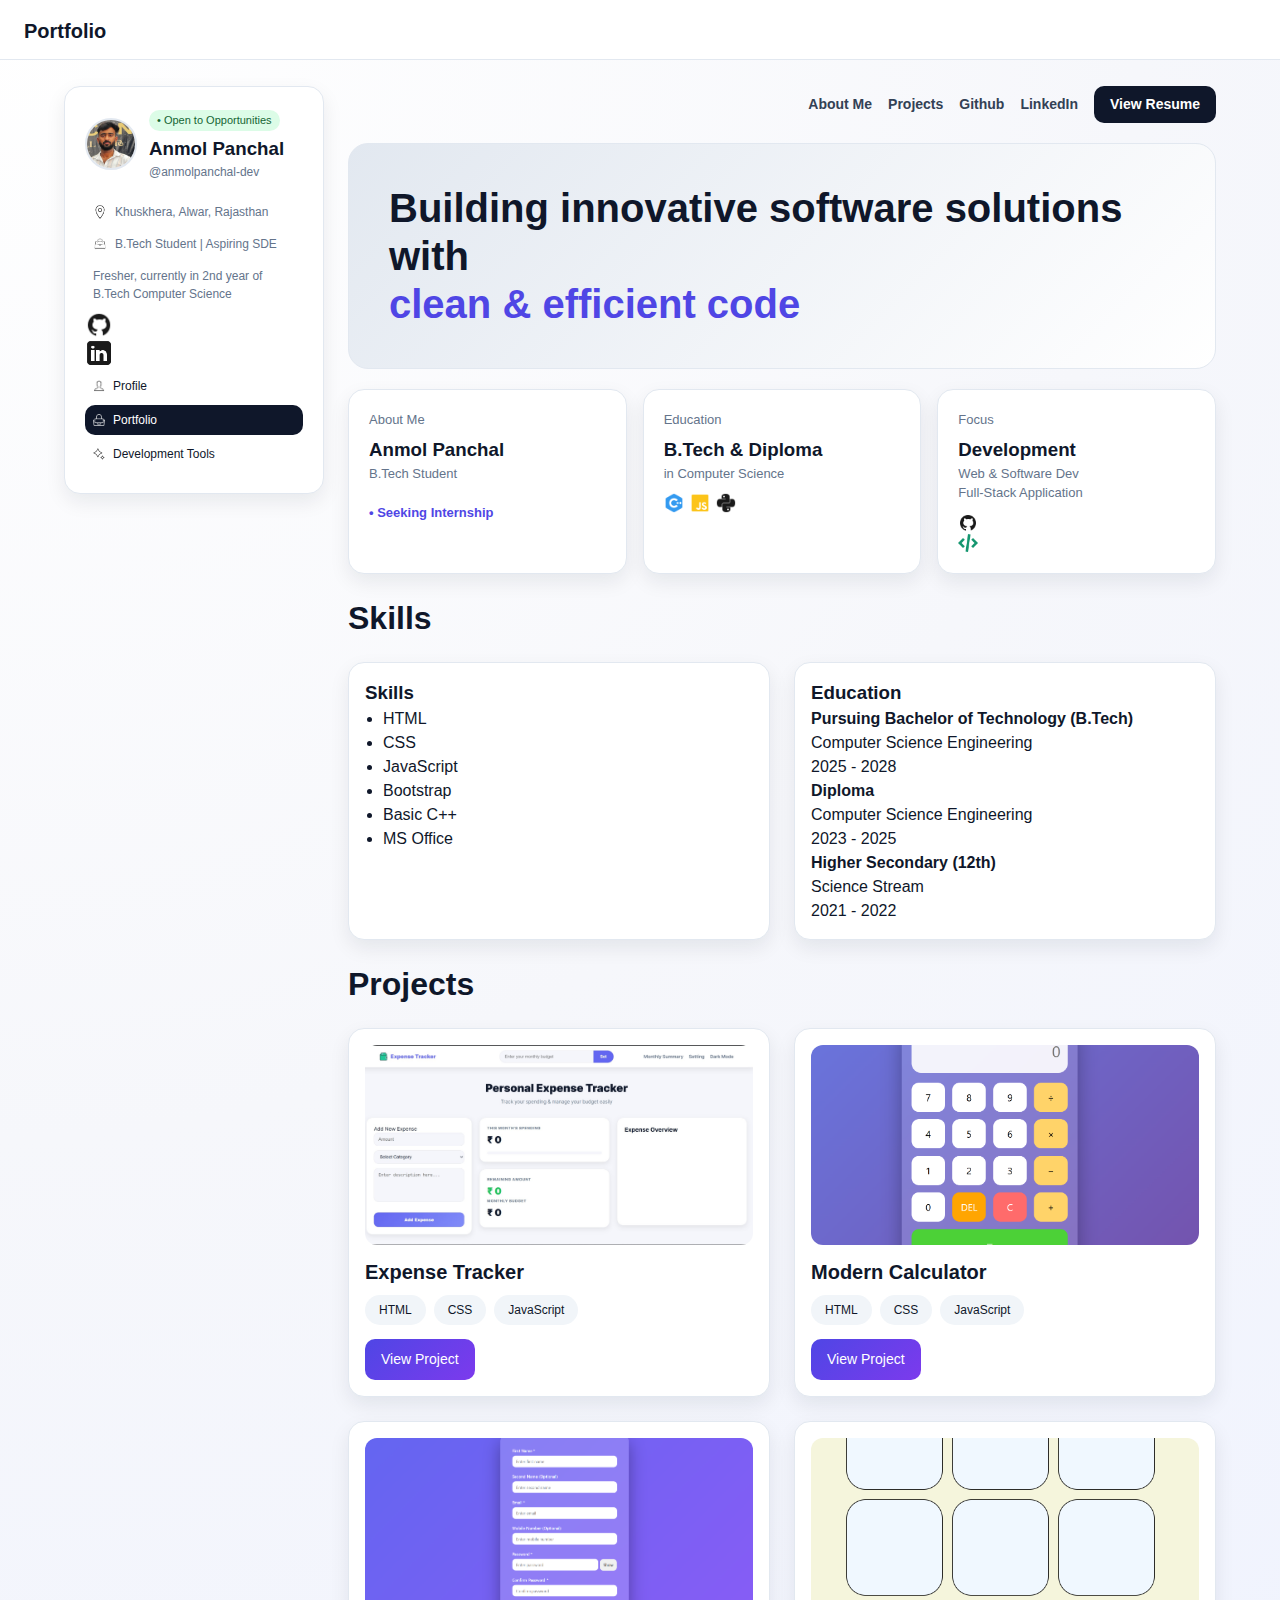
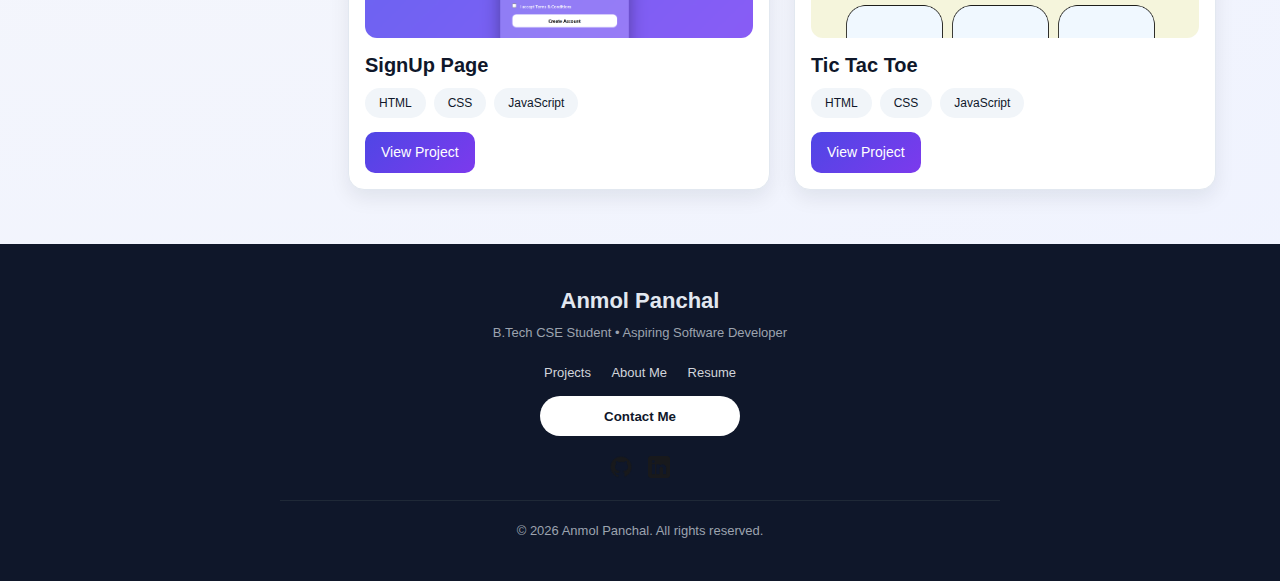
<file: index.html>
<!DOCTYPE html>
<html lang="en">
  <head>
    <meta charset="UTF-8" />
    <meta name="viewport" content="width=device-width, initial-scale=1.0" />
    <title>Anmol Panchal | Web Developer Portfolio</title>
    <meta
      name="description"
      content="Anmol Panchal portfolio - Web Developer skilled in HTML, CSS, JavaScript"
    />
    <meta
      name="keywords"
      content="Anmol Panchal, Portfolio, Web Developer, HTML, CSS, JavaScript"
    />
    <meta name="author" content="Anmol Panchal" />
    <meta
      name="google-site-verification"
      content="fcmnIWABeob9IeJ1znrTjw8X9SVfPzxCzHGjv52P3qE"
    />
    <link rel="stylesheet" href="style.css" />
    <link rel="icon" type="image/png" href="images/profilefevicon.png" />
    <link
      href="https://fonts.googleapis.com/css2?family=Space+Grotesk:wght@400;500;600;700&display=swap"
      rel="stylesheet"
    />
  </head>
  <body>
    <div id="nav">Portfolio</div>
    <hr />
    <div id="heroSection">
      <div id="leftSection">
        <span id="leftSection1">
          <span id="pic">
            <img
              src="images/Screenshot_20260106_132642_Gallery.jpg"
              alt="Anmol Panchal"
            />
          </span>
          <span id="profileText">
            <p>&bull; Open to Opportunities</p>
            <h3>Anmol Panchal</h3>
            <p>@anmolpanchal-dev</p>
          </span>
        </span>
        <span id="leftSection2">
          <p>
            <img src="images/icons8-location-50.png" alt="Location" />
            Khuskhera, Alwar, Rajasthan
          </p>
          <p>
            <img src="images/icons8-bag-100.png" alt="Role" /> B.Tech
            Student | Aspiring SDE
          </p>
          <p>Fresher, currently in 2nd year of B.Tech Computer Science</p>
          <span>
            <a href="https://github.com/anmolpanchal-dev" aria-label="GitHub"
              ><img src="images/icons8-github-logo-30.png" alt="GitHub"
            /></a>

            <a
              href="https://www.linkedin.com/in/anmolpanchal-dev/"
              aria-label="LinkedIn"
              ><img src="images/icons8-linkedin-50.png" alt="LinkedIn"
            /></a>
          </span>
        </span>
        <span id="otherOptions">
          <p><img src="images/icons8-customer-50.png" alt="Profile" /> Profile</p>
          <p id="portfolioTag">
            <img src="images/icons8-bag-64.png" alt="Portfolio" /> Portfolio
          </p>
          <p id="aiToolsBtn">
            <img src="images/icons8-ai-48.png" alt="AI tools" /> Development Tools 
          </p>

          <div id="aiDropdown">
            <li>ChatGPT</li>
            <li>GitHub Copilot</li>
            <li>Google AI Studio</li>
            <li>Netlify</li>
            <li>MS Office</li>
          </div>
        </span>
      </div>

      <div id="rightSection">
        <div id="rightSection1">
          <a class="aboutBtn" aria-haspopup="dialog">About Me</a>
          <a id="projectStack" href="projectstack/projectStack.html">Projects</a>
          <a href="https://github.com/anmolpanchal-dev">Github</a>
          <a href="https://www.linkedin.com/in/anmolpanchal-dev/">LinkedIn</a>
          <a class="resumeBtn" aria-haspopup="dialog">View Resume</a>
        </div>
        <div id="rightSection2">
          Building innovative software solutions with
          <p id="diffColorText">clean & efficient code</p>
        </div>
        <div id="rightSectionCards">
          <span>
            <p>About Me</p>
            <h3 style="margin-bottom: 0px">Anmol Panchal</h3>
            <p>B.Tech Student</p>
            <h6 id="card1">&bull; Seeking Internship</h6>
          </span>
          <span>
            <p>Education</p>
            <h3 style="margin-bottom: 0px">B.Tech & Diploma</h3>
            <p>in Computer Science</p>
            <div id="logo">
              <img src="images/icons8-c-50.png" alt="C" />
              <img src="images/icons8-javascript-50.png" alt="JavaScript" />
              <img src="images/icons8-python-50.png" alt="Python" />
            </div>
          </span>
          <span>
            <p>Focus</p>
            <h3 style="margin-bottom: 0px">Development</h3>
            <p>Web & Software Dev</p>
            <p>Full-Stack Application</p>
            <div id="devToolLogo">
              <img src="images/icons8-github-logo-30.png" alt="GitHub" />
              <img src="images/icons8-code-32.png" alt="Code" />
            </div>
          </span>
        </div>
        <h1>Skills</h1>
        <div id="rightSectionCards2">
          <!-- Skills Card -->
          <div class="project-card">
            <h3>Skills</h3>

            <ul class="skills-list">
              <li>HTML</li>
              <li>CSS</li>
              <li>JavaScript</li>
              <li>Bootstrap</li>
              <li>Basic C++</li>
              <li>MS Office</li>
            </ul>
          </div>

          <!-- Education Card -->
          <div class="project-card">
            <h3>Education</h3>

            <div class="education-item">
              <h4>Pursuing Bachelor of Technology (B.Tech)</h4>
              <p>Computer Science Engineering</p>
              <p>2025 - 2028</p>
            </div>

            <div class="education-item">
              <h4>Diploma</h4>
              <p>Computer Science Engineering</p>
              <p>2023 - 2025</p>
            </div>

            <div class="education-item">
              <h4>Higher Secondary (12th)</h4>
              <p>Science Stream</p>
              <p>2021 - 2022</p>
            </div>
          </div>
        </div>

        <h1>Projects</h1>
        <div id="rightSectionCards2">
          <div class="project-card">
            <div class="image-container">
              <img
                src="images/Screenshot 2026-01-29 001605.jpg"
                alt="Expense Tracker project screenshot"
                loading="lazy"
              />
            </div>

            <h3 class="project-title">Expense Tracker</h3>

            <div class="tech-stack">
              <div class="tech">HTML</div>
              <div class="tech">CSS</div>
              <div class="tech">JavaScript</div>
            </div>

            <a
              href="https://anmolpanchal-dev.github.io/ExpenseTracker/"
              class="project-btn"
              >View Project</a
            >
          </div>
          <div class="project-card">
            <div class="image-container">
              <img
                src="images/Calc.png"
                alt="Modern Calculator project screenshot"
                loading="lazy"
              />
            </div>

            <h3 class="project-title">Modern Calculator</h3>

            <div class="tech-stack">
              <div class="tech">HTML</div>
              <div class="tech">CSS</div>
              <div class="tech">JavaScript</div>
            </div>

            <a
              href="https://one-modern-calculator.netlify.app/"
              class="project-btn"
              >View Project</a
            >
          </div>
          <div class="project-card">
            <div class="image-container">
              <img
                src="images/SignUpPage.png"
                alt="Signup Page project screenshot"
                loading="lazy"
              />
            </div>

            <h3 class="project-title">SignUp Page</h3>

            <div class="tech-stack">
              <div class="tech">HTML</div>
              <div class="tech">CSS</div>
              <div class="tech">JavaScript</div>
            </div>

            <a href="https://sign-up-page-js.netlify.app/" class="project-btn"
              >View Project</a
            >
          </div>
          <div class="project-card">
            <div class="image-container">
              <img
                src="images/tictactoe.png"
                alt="Tic Tac Toe project screenshot"
                loading="lazy"
              />
            </div>

            <h3 class="project-title">Tic Tac Toe</h3>

            <div class="tech-stack">
              <div class="tech">HTML</div>
              <div class="tech">CSS</div>
              <div class="tech">JavaScript</div>
            </div>

            <a
              href="https://tic-tac-toe-bjjozrrgy-anmolpanchal05s-projects.vercel.app/"
              class="project-btn"
              >View Project</a
            >
          </div>
        </div>
      </div>
    </div>
    <footer id="footer">
      <div class="footer-content">
        <h2>Anmol Panchal</h2>
        <p>B.Tech CSE Student &bull; Aspiring Software Developer</p>

        <div class="footer-links">
          <div>
            <a href="projectstack/projectStack.html">Projects</a>
            <a class="aboutBtn" aria-haspopup="dialog">About Me</a>
            <a class="resumeBtn" aria-haspopup="dialog">Resume</a>
          </div>
          <div>
            <button id="contactForm" type="button">Contact Me</button>
          </div>
        </div>

        <div class="footer-social">
          <a href="https://github.com/anmolpanchal-dev" aria-label="GitHub">
            <img src="images/icons8-github-logo-30.png" alt="GitHub" />
          </a>
          <a href="https://www.linkedin.com/in/anmolpanchal-dev/" aria-label="LinkedIn">
            <img src="images/icons8-linkedin-50.png" alt="LinkedIn" />
          </a>
        </div>

        <span class="footer-line"></span>

        <p class="footer-copy">&copy; 2026 Anmol Panchal. All rights reserved.</p>
      </div>
    </footer>

    <div id="aboutPopup">
      <div class="popup-box">
        <span class="close-btn">&times;</span>

        <h2>About Me</h2>
        <p>
          I'm Anmol Panchal,<br />
          a frontend developer who enjoys creating modern, smooth, and
          responsive web interfaces. I focus on writing clean code and designing
          user-friendly layouts. Currently exploring advanced JavaScript
          concepts and building real-world projects to sharpen my skills.
        </p>
      </div>
    </div>

    <div class="resume-popup" id="resumePopup">
      <div class="resume-box">
        <span class="close-btn" id="closeResume">&times;</span>
        <a href="AnmolPanchalResumeNew01.pdf" download class="download-btn">
          Download Resume
        </a>
        <div class="resume-content">
          <h1>Anmol Panchal</h1>
          <p>Phone: +91-7742203252</p>
          <p>Email: panchalji9705@gmail.com</p>
          <p>Location: Khuskhera, Alwar, Rajasthan</p>
          <h2>Profile Summary</h2>
          <p>
            A motivated fresher with hands-on experience in
            <span class="highlight">HTML, CSS, JavaScript, and Python</span>.
            Passionate about software development and eager to grow in a
            challenging environment while continuously enhancing technical skills.
          </p>
          <h2>Work Experience</h2>
          <p class="highlight">Digital Marketing Intern (3 Months)</p>
          <ul>
            <li>Worked on social media planning and online promotion strategies</li>
            <li>Gained experience with Canva and Instagram Insights</li>
            <li>Designed engaging social media posts</li>
          </ul>

          <p class="highlight">Project: Object Detection Through Live Camera</p>
          <ul>
            <li>Role: Frontend Developer</li>
            <li>Created UI using HTML, CSS, JavaScript</li>
            <li>Ensured responsive design and smooth UX</li>
          </ul>

          <p class="highlight">Frontend Developer - College Project</p>

          <h2>Skills</h2>

          <p class="highlight">Technical Skills</p>
          <ul>
            <li>HTML, CSS</li>
            <li>JavaScript (Beginner)</li>
            <li>Python (Basic)</li>
            <li>C++</li>
            <li>Basic Git & GitHub</li>
            <li>Microsoft Word, Excel</li>
            <li>VS Code</li>
          </ul>

          <h2>Education</h2>

          <p class="highlight">Diploma in Computer Science</p>
          <p>DPG Institute of Technology and Management, Gurugram, Haryana</p>
          <p>Aug 2023 - May 2025</p>

          <p class="highlight">Senior Secondary (12th - Science)</p>
          <p>Floyam Sr. Sec. School</p>

          <p class="highlight">Secondary (10th)</p>
          <p>Rao Capital Sr. Sec. School</p>
        </div>
      </div>
    </div>

    <script src="script.js"></script>
  </body>
</html>
</file>
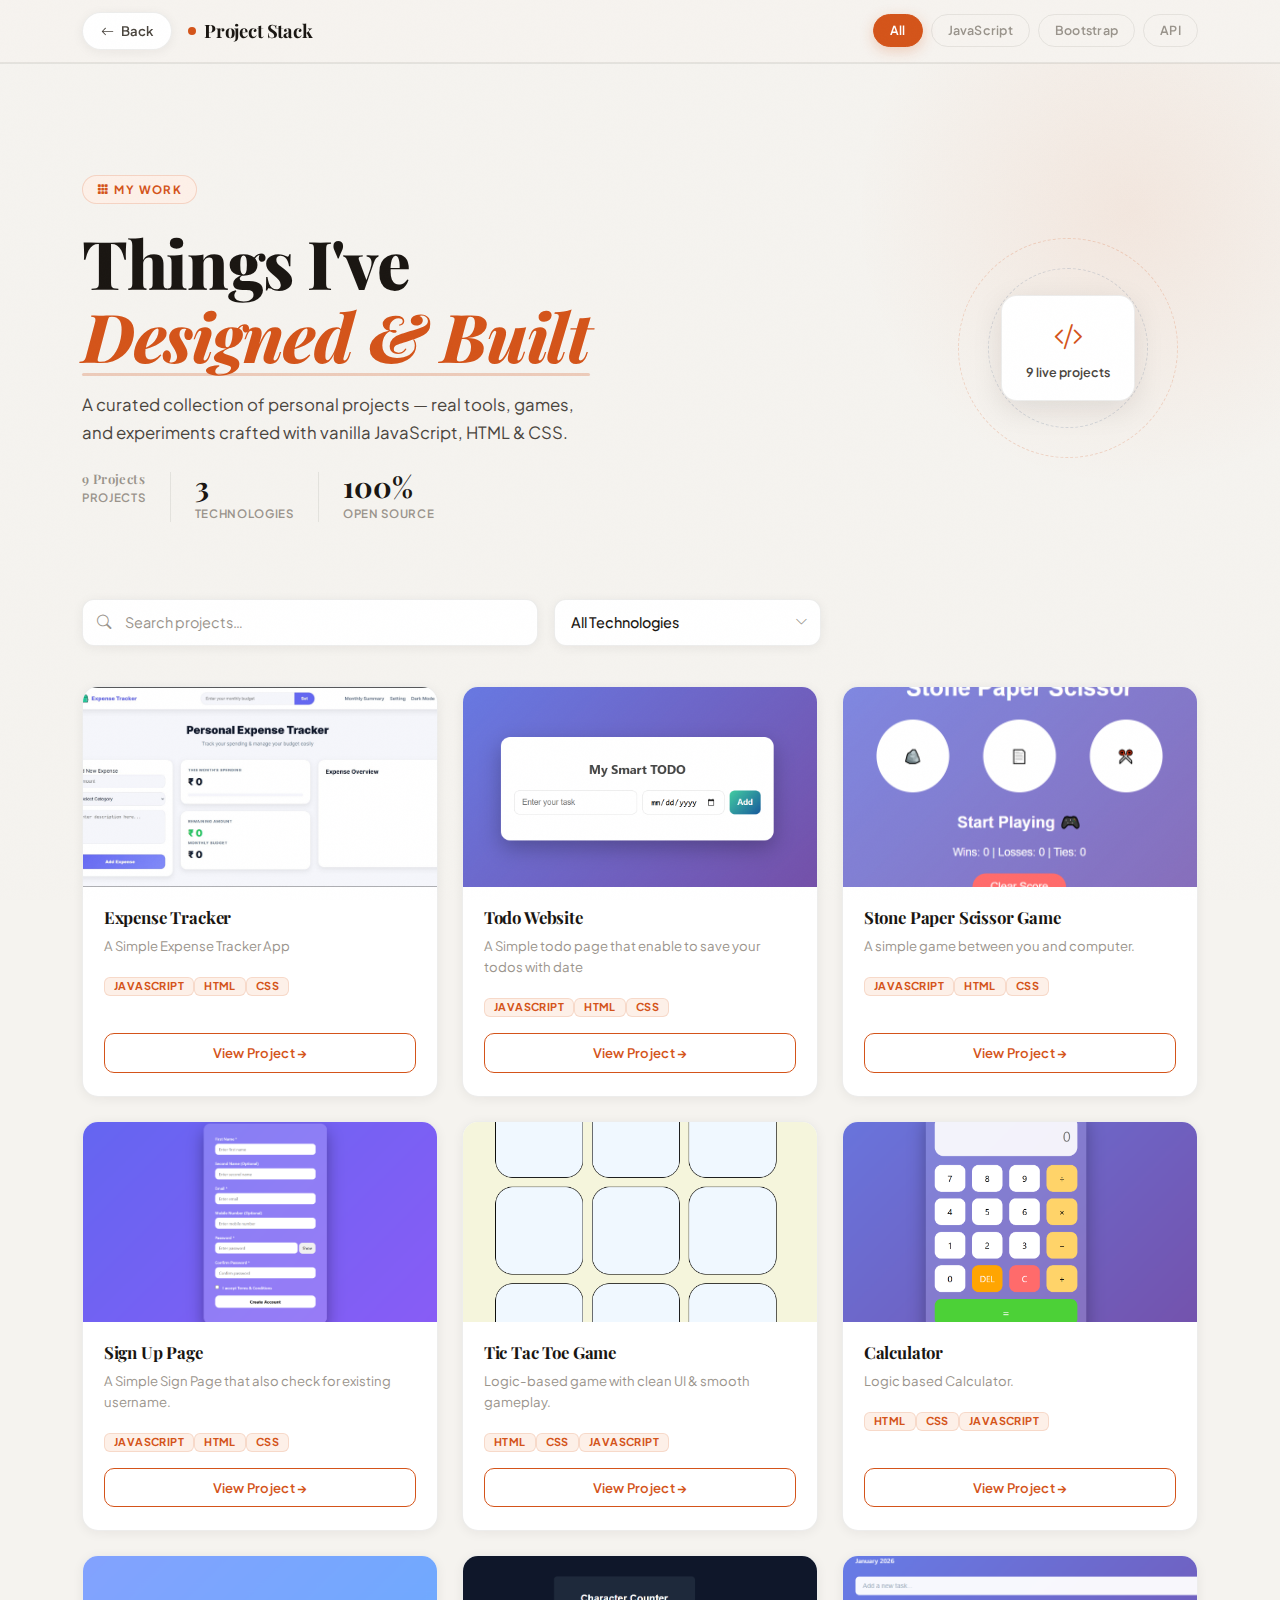
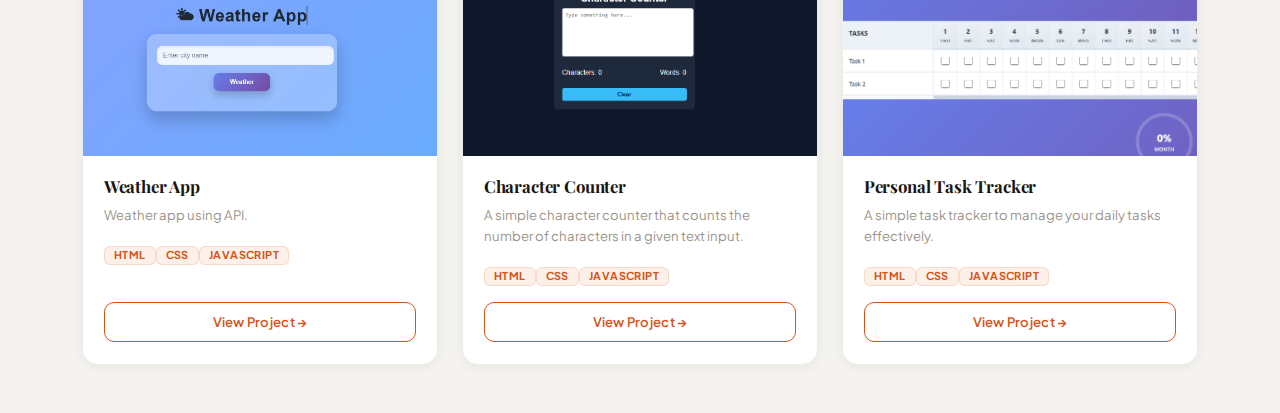
<file: projectstack/projectStack.html>
<!DOCTYPE html>
<html lang="en">
<head>
  <meta charset="UTF-8" />
  <title>Project Stack — Anmol Panchal</title>
  <meta name="viewport" content="width=device-width, initial-scale=1.0" />

  
  <link href="https://cdn.jsdelivr.net/npm/bootstrap@5.3.3/dist/css/bootstrap.min.css" rel="stylesheet" />

  
  <link href="https://cdn.jsdelivr.net/npm/bootstrap-icons@1.11.3/font/bootstrap-icons.min.css" rel="stylesheet" />

  
  <link href="https://fonts.googleapis.com/css2?family=Playfair+Display:wght@700;800&family=Plus+Jakarta+Sans:wght@300;400;500;600;700&display=swap" rel="stylesheet" />

  
  <link rel="stylesheet" href="projectStackStyles.css" />

  <link rel="icon" type="image/png" sizes="32x32" href="../images/profilefevicon.png" />
</head>

<body>

  <!-- ════════════════════════════════════════════
       NAVBAR  (IDs & back-button logic unchanged)
  ════════════════════════════════════════════ -->
  <nav class="navbar navbar-expand-lg sticky-top ps-navbar">
    <div class="container">

      
      <button id="previouspage" class="ps-back-btn me-3">
        <i class="bi bi-arrow-left"></i>
        <span>Back</span>
      </button>

      
      <a class="navbar-brand ps-brand" href="#">
        <span class="ps-brand-dot"></span>
        Project Stack
      </a>

      
      <div class="ms-auto d-none d-md-flex gap-2 align-items-center" id="desktopPills">
        <button class="ps-pill active" onclick="filterStack('All')">All</button>
        <button class="ps-pill" onclick="filterStack('JavaScript')">JavaScript</button>
        <button class="ps-pill" onclick="filterStack('Bootstrap')">Bootstrap</button>
        <button class="ps-pill" onclick="filterStack('API')">API</button>
      </div>

    </div>
  </nav>


  <!-- ════════════════════════════════════════════
       HERO SECTION
  ════════════════════════════════════════════ -->
  <section class="ps-hero">
    <div class="container">
      <div class="row align-items-center">

        <div class="col-lg-7">
          
          <span class="ps-eyebrow">
            <i class="bi bi-grid-3x3-gap-fill me-1"></i> My Work
          </span>

          <h1 class="ps-hero-title">
            Things I've<br>
            <em>Designed &amp; Built</em>
          </h1>

          <p class="ps-hero-sub">
            A curated collection of personal projects — real tools, games, and experiments
            crafted with vanilla JavaScript, HTML &amp; CSS.
          </p>

          
          <div class="ps-stats d-flex gap-4 mt-4">
            <div class="ps-stat">
              <span class="ps-stat-num" id="projectCount">9</span>
              <span class="ps-stat-label">Projects</span>
            </div>
            <div class="ps-stat-divider"></div>
            <div class="ps-stat">
              <span class="ps-stat-num">3</span>
              <span class="ps-stat-label">Technologies</span>
            </div>
            <div class="ps-stat-divider"></div>
            <div class="ps-stat">
              <span class="ps-stat-num">100%</span>
              <span class="ps-stat-label">Open Source</span>
            </div>
          </div>
        </div>

        
        <div class="col-lg-5 d-none d-lg-flex justify-content-end">
          <div class="ps-hero-deco">
            <div class="ps-deco-ring ps-deco-ring--1"></div>
            <div class="ps-deco-ring ps-deco-ring--2"></div>
            <div class="ps-deco-card">
              <i class="bi bi-code-slash"></i>
              <span>9 live projects</span>
            </div>
          </div>
        </div>

      </div>
    </div>
  </section>


  <!-- ════════════════════════════════════════════
       SEARCH / FILTER BAR
  ════════════════════════════════════════════ -->
  <section class="ps-controls-bar">
    <div class="container">
      <div class="row g-3 align-items-center">

        
        <div class="col-sm-6 col-lg-5">
          <div class="ps-search-wrap">
            <i class="bi bi-search ps-search-icon"></i>
            <input
              type="text"
              id="searchInput"
              class="ps-search-input"
              placeholder="Search projects…"
              autocomplete="off"
            />
          </div>
        </div>

        
        <div class="col-sm-4 col-lg-3">
          <div class="ps-select-wrap">
            <select class="ps-select" onchange="filterStack(this.value)">
              <option value="All">All Technologies</option>
              <option value="JavaScript">JavaScript</option>
              <option value="Bootstrap">Bootstrap</option>
              <option value="API">API</option>
            </select>
            <i class="bi bi-chevron-down ps-select-icon"></i>
          </div>
        </div>

        
        <div class="col-12 d-flex d-md-none gap-2 flex-wrap" id="mobilePills">
          <button class="ps-pill active" onclick="filterStack('All')">All</button>
          <button class="ps-pill" onclick="filterStack('JavaScript')">JS</button>
          <button class="ps-pill" onclick="filterStack('Bootstrap')">Bootstrap</button>
          <button class="ps-pill" onclick="filterStack('API')">API</button>
        </div>

      </div>
    </div>
  </section>

  <section class="ps-grid-section">
    <div class="container pb-5">
      <div class="row g-4" id="projectContainer">
        
      </div>
    </div>
  </section>


  
  <script src="https://cdn.jsdelivr.net/npm/bootstrap@5.3.3/dist/js/bootstrap.bundle.min.js"></script>

  
  <script src="projectStack.js"></script>

</body>
</html>
</file>
<file: style.css>
* {
  margin: 0;
  padding: 0;
  box-sizing: border-box;
}

:root {
  --bg: #f6f7fb;
  --bg-accent: #eef2ff;
  --text: #0f172a;
  --muted: #64748b;
  --card: #ffffff;
  --primary: #0f172a;
  --accent: #4f46e5;
  --accent-2: #22c55e;
  --border: #e2e8f0;
  --shadow-sm: 0 8px 20px rgba(15, 23, 42, 0.08);
  --shadow-md: 0 14px 30px rgba(15, 23, 42, 0.12);
  --radius: 16px;
}

body {
  background: radial-gradient(circle at top left, #ffffff 0%, var(--bg) 45%, var(--bg-accent) 100%);
  color: var(--text);
  font-family: 'Inter', sans-serif;
  line-height: 1.5;
}

a {
  color: inherit;
}

img {
  display: block;
}

#nav {
  position: fixed;
  top: 0;
  left: 0;
  width: 100%;
  height: 60px;
  font-size: 20px;
  font-weight: 700;
  padding: 16px 24px;
  background: var(--card);
  border-bottom: 1px solid var(--border);
  z-index: 1000;
}

#heroSection {
  margin-top: 60px;
  display: flex;
  gap: 24px;
  padding: 24px;
  max-width: 1200px;
  margin-left: auto;
  margin-right: auto;
}


#leftSection {
  width: 260px;
  height: fit-content;
  background: var(--card);
  border-radius: var(--radius);
  padding: 20px;
  box-shadow: var(--shadow-sm);
  border: 1px solid var(--border);
}

#leftSection1 {
  display: flex;
  gap: 12px;
  margin-bottom: 16px;
  align-items: center;
}

#pic img {
  width: 52px;
  height: 52px;
  border-radius: 50%;
  object-fit: cover;
  border: 2px solid #e2e8f0;
}

#profileText p:first-child {
  background: #dcfce7;
  color: #166534;
  font-size: 11px;
  padding: 2px 8px;
  border-radius: 12px;
  display: inline-block;
  margin-bottom: 4px;
}

#profileText p:nth-child(2) {
  font-weight: 700;
}

#profileText p:nth-child(3) {
  font-size: 12px;
  color: var(--muted);
}

#leftSection2 p {
  padding: 6px 8px;
  border-radius: 10px;
  cursor: default;
  font-size: 12px;
  margin: 2px 0;
  color: var(--muted);
  display: flex;
  align-items: center;
  gap: 8px;
}

#leftSection2 p img {
  height: 14px;
  width: 14px;
}

#leftSection2 span img {
  width: 28px;
  height: 28px;
  margin-right: 6px;
}

#leftSection2 p:hover {
  background: #f1f5f9;
}

#otherOptions {
  margin-top: 10px;
}

#otherOptions p {
  border-radius: 10px;
  font-size: 12px;
  padding: 6px 8px;
  margin: 4px 0;
  display: flex;
  align-items: center;
  gap: 8px;
}

#otherOptions p img {
  height: 12px;
  width: 12px;
}

#portfolioTag {
  background-color: var(--primary);
  color: white;
}

#aiToolsBtn {
  cursor: pointer;
}

#aiDropdown {
  display: none;
  margin-left: 20px;
  margin-top: 6px;
}

#aiDropdown li {
  font-size: 13px;
  color: var(--muted);
  margin: 6px 0;
  cursor: pointer;
}

#aiDropdown li:hover {
  color: var(--accent);
}

#rightSection {
  flex: 1;
  display: flex;
  flex-direction: column;
  gap: 20px;
}

#rightSection1 {
  display: flex;
  justify-content: flex-end;
  align-items: center;
  gap: 16px;
  flex-wrap: wrap;
}

#rightSection1 a {
  text-decoration: none;
  color: #334155;
  font-weight: 600;
  font-size: 14px;
}

#rightSection1 a:hover {
  color: var(--accent);
}

#rightSection1 a:last-child {
  background: var(--primary);
  color: white;
  padding: 8px 16px;
  border-radius: 10px;
}

#rightSection2 {
  background: linear-gradient(135deg, #e2e8f0, #ffffff);
  border-radius: 20px;
  padding: 40px;
  font-size: 40px;
  font-weight: 800;
  line-height: 1.2;
  border: 1px solid var(--border);
}

#diffColorText {
  color: var(--accent);
}

h6 {
  font-size: 13px;
  font-weight: 700;
  margin-top: 20px;
}

#rightSectionCards {
  display: flex;
  gap: 16px;
}

#rightSectionCards span {
  background: var(--card);
  border-radius: var(--radius);
  padding: 20px;
  flex: 1;
  box-shadow: var(--shadow-sm);
  border: 1px solid var(--border);
}

#rightSectionCards p {
  font-size: 13px;
  color: var(--muted);
}

#card1 {
  color: var(--accent);
  font-weight: 600;
}

#rightSectionCards h3 {
  margin: 6px 0;
}

#logo {
  display: flex;
  margin-top: 10px;
}

#logo img {
  height: 20px;
  margin-right: 6px;
}

#devToolLogo {
  margin-top: 10px;
}

#devToolLogo img {
  height: 20px;
  margin-right: 6px;
}

#rightSectionCards2 {
  display: grid;
  grid-template-columns: repeat(2, 1fr);
  gap: 24px;
}

.project-card {
  background: var(--card);
  border-radius: var(--radius);
  padding: 16px;
  box-shadow: var(--shadow-sm);
  border: 1px solid var(--border);
  transition: transform 0.2s ease, box-shadow 0.2s ease;
}

.project-card:hover {
  transform: translateY(-4px);
  box-shadow: var(--shadow-md);
}

.image-container {
  position: relative;
  border-radius: 12px;
  overflow: hidden;
}

.image-container img {
  width: 100%;
  height: 200px;
  object-fit: cover;
}

.project-title {
  margin: 12px 0 8px;
  font-size: 20px;
}

.tech-stack {
  display: flex;
  gap: 8px;
  flex-wrap: wrap;
  margin-bottom: 14px;
}

.tech {
  background: #f1f5f9;
  padding: 6px 14px;
  border-radius: 18px;
  font-size: 12px;
  display: inline-flex;
  align-items: center;
  justify-content: center;
}

.project-btn {
  display: inline-block;
  padding: 10px 16px;
  background: linear-gradient(135deg, #4f46e5, #7c3aed);
  color: white;
  text-decoration: none;
  border-radius: 10px;
  font-size: 14px;
}

.project-btn:hover {
  opacity: 0.95;
}

#footer {
  background-color: #0f172a;
  color: #e2e8f0;
  padding: 40px 20px;
  margin-top: 30px;
}

.footer-content {
  max-width: 900px;
  margin: auto;
  text-align: center;
}

.footer-content h2 {
  font-size: 22px;
  margin-bottom: 6px;
}

.footer-content p {
  font-size: 13px;
  color: #9ca3af;
}

.footer-links {
  margin: 18px 0;
  display: flex;
  flex-direction: column;
  gap: 12px;
  align-items: center;
}

.footer-links a {
  text-decoration: none;
  margin: 8px;
  font-size: 13px;
  color: #d1d5db;
}

.footer-links button {
  height: 40px;
  width: 200px;
  border-radius: 20px;
  border: none;
  text-align: center;
  cursor: pointer;
  background: white;
  color: #0f172a;
  font-weight: 600;
}

.footer-links a:hover {
  color: #a5b4fc;
}

.footer-social {
  margin: 16px 0;
  display: flex;
  justify-content: center;
  gap: 12px;
}

.footer-social img {
  width: 26px;
  cursor: pointer;
  opacity: 0.85;
}

.footer-social img:hover {
  opacity: 1;
}

.footer-line {
  display: block;
  width: 80%;
  height: 1px;
  background: #1f2937;
  margin: 20px auto;
}

.footer-copy {
  font-size: 12px;
  color: #94a3b8;
}

/* Popup Overlay */
#aboutPopup,
.resume-popup {
  position: fixed;
  inset: 0;
  background: rgba(15, 23, 42, 0.6);
  display: none;
  align-items: center;
  justify-content: center;
  z-index: 999;
}

#aboutPopup .popup-box,
.resume-box {
  background: #ffffff;
  width: 90%;
  max-width: 520px;
  max-height: 85vh;
  padding: 60px 30px 30px;
  border-radius: 14px;
  overflow-y: auto;
  animation: scaleIn 0.3s ease;
  box-shadow: var(--shadow-md);
  position: relative;
}

#aboutPopup .popup-box {
  padding: 25px;
}

.close-btn {
  position: absolute;
  top: 16px;
  right: 16px;
  font-size: 26px;
  cursor: pointer;
  color: #374151;
  transition: color 0.2s;
}

.close-btn:hover {
  color: #ef4444;
}

.download-btn {
  position: absolute;
  top: 12px;
  left: 24px;
  background: linear-gradient(135deg, #4f46e5, #7c3aed);
  color: #ffffff;
  padding: 8px 16px;
  font-size: 13px;
  border-radius: 999px;
  text-decoration: none;
  font-weight: 600;
  transition: transform 0.2s ease, box-shadow 0.2s ease;
}

.download-btn:hover {
  transform: translateY(-2px);
  box-shadow: 0 8px 20px rgba(79, 70, 229, 0.4);
}

.resume-content p {
  margin: 8px 0;
  color: #333;
}

.skills-list {
  margin-left: 18px;
}

@keyframes scaleIn {
  from {
    opacity: 0;
    transform: scale(0.95);
  }
  to {
    opacity: 1;
    transform: scale(1);
  }
}

@media (max-width: 1024px) {
  #leftSection {
    width: 220px;
  }

  #rightSectionCards2 {
    grid-template-columns: repeat(2, 1fr);
  }
}

@media (max-width: 768px) {
  #heroSection {
    flex-direction: column;
  }

  #leftSection {
    width: 100%;
  }

  #rightSection2 {
    font-size: 28px;
    padding: 24px;
  }

  #rightSection1 {
    justify-content: center;
  }

  #rightSectionCards {
    flex-direction: column;
  }

  #rightSectionCards2 {
    grid-template-columns: 1fr;
  }

  .image-container img {
    height: 180px;
  }
}

@media (max-width: 480px) {
  #rightSection2 {
    font-size: 24px;
    padding: 20px;
  }

  .project-title {
    font-size: 18px;
  }

  .project-btn {
    width: 100%;
    text-align: center;
  }

  .resume-box {
    padding: 55px 20px 20px;
    max-height: 90vh;
  }

  .download-btn {
    font-size: 12px;
    padding: 6px 14px;
  }

  .close-btn {
    font-size: 24px;
  }
}
</file>
<file: projectstack/projectStackStyles.css>
/* ============================================================
   projectStackStyles.css
   Light-theme redesign for Project Stack page
   All existing IDs & class hooks preserved — design only
   ============================================================ */


:root {
  --ps-white:      #ffffff;
  --ps-bg:         #f5f3ef;          
  --ps-bg2:        #ede9e2;
  --ps-ink:        #1a1612;          
  --ps-ink2:       #4a453e;
  --ps-muted:      #9a948c;
  --ps-accent:     #d4541a;          
  --ps-accent-lt:  #fdf0e8;
  --ps-accent2:    #1a3d6e;          
  --ps-border:     rgba(26,22,18,0.08);
  --ps-shadow-sm:  0 2px 12px rgba(26,22,18,0.06);
  --ps-shadow-md:  0 8px 30px rgba(26,22,18,0.10);
  --ps-shadow-lg:  0 20px 60px rgba(26,22,18,0.14);
  --ps-radius:     16px;
  --ps-radius-sm:  10px;
  --ps-transition: 0.3s cubic-bezier(0.4, 0, 0.2, 1);

  
  --font-display: 'Playfair Display', Georgia, serif;
  --font-body:    'Plus Jakarta Sans', sans-serif;
}


*, *::before, *::after { box-sizing: border-box; }

html { scroll-behavior: smooth; }

body {
  background-color: var(--ps-bg);
  color: var(--ps-ink);
  font-family: var(--font-body);
  min-height: 100vh;
  overflow-x: hidden;
}


body::after {
  content: '';
  position: fixed;
  inset: 0;
  background-image: url("data:image/svg+xml,%3Csvg xmlns='http://www.w3.org/2000/svg' width='300' height='300'%3E%3Cfilter id='n'%3E%3CfeTurbulence type='fractalNoise' baseFrequency='0.75' numOctaves='4' stitchTiles='stitch'/%3E%3C/filter%3E%3Crect width='300' height='300' filter='url(%23n)' opacity='0.03'/%3E%3C/svg%3E");
  pointer-events: none;
  z-index: 9999;
  opacity: 0.4;
}




.ps-navbar {
  background: rgba(245, 243, 239, 0.92) !important;
  backdrop-filter: blur(16px);
  -webkit-backdrop-filter: blur(16px);
  border-bottom: 1px solid var(--ps-border);
  box-shadow: 0 1px 0 var(--ps-border);
  padding: 12px 0;
  transition: box-shadow var(--ps-transition);
}
.ps-navbar.scrolled {
  box-shadow: var(--ps-shadow-sm);
}


.ps-back-btn {
  display: inline-flex;
  align-items: center;
  gap: 7px;
  padding: 8px 18px;
  background: var(--ps-white);
  border: 1px solid var(--ps-border);
  border-radius: 999px;
  color: var(--ps-ink2);
  font-family: var(--font-body);
  font-size: 0.82rem;
  font-weight: 600;
  cursor: pointer;
  text-decoration: none;
  transition: all var(--ps-transition);
  white-space: nowrap;
  box-shadow: var(--ps-shadow-sm);
}
.ps-back-btn:hover {
  background: var(--ps-ink);
  color: var(--ps-white);
  border-color: var(--ps-ink);
  transform: translateX(-3px);
  box-shadow: var(--ps-shadow-md);
}


.ps-brand {
  display: flex;
  align-items: center;
  gap: 8px;
  font-family: var(--font-display);
  font-size: 1.15rem;
  font-weight: 700;
  color: var(--ps-ink) !important;
  text-decoration: none;
  letter-spacing: -0.01em;
}
.ps-brand-dot {
  width: 8px;
  height: 8px;
  background: var(--ps-accent);
  border-radius: 50%;
  display: inline-block;
  animation: pulse-dot 2s ease-in-out infinite;
}

@keyframes pulse-dot {
  0%, 100% { opacity: 1; transform: scale(1); }
  50%       { opacity: 0.6; transform: scale(1.4); }
}


.ps-pill {
  padding: 6px 16px;
  background: transparent;
  border: 1.5px solid var(--ps-border);
  border-radius: 999px;
  color: var(--ps-muted);
  font-family: var(--font-body);
  font-size: 0.78rem;
  font-weight: 600;
  cursor: pointer;
  transition: all var(--ps-transition);
  white-space: nowrap;
  letter-spacing: 0.02em;
}
.ps-pill:hover {
  border-color: var(--ps-accent);
  color: var(--ps-accent);
  background: var(--ps-accent-lt);
}
.ps-pill.active {
  background: var(--ps-accent);
  border-color: var(--ps-accent);
  color: var(--ps-white);
  box-shadow: 0 4px 14px rgba(212,84,26,0.25);
}




.ps-hero {
  padding: clamp(4rem, 9vw, 7rem) 0 clamp(3rem, 6vw, 5rem);
  position: relative;
  overflow: hidden;
}


.ps-hero::before {
  content: '';
  position: absolute;
  width: 600px;
  height: 600px;
  right: -150px;
  top: -150px;
  background: radial-gradient(circle, rgba(212,84,26,0.08) 0%, transparent 65%);
  border-radius: 50%;
  pointer-events: none;
}


.ps-eyebrow {
  display: inline-flex;
  align-items: center;
  font-size: 0.72rem;
  font-weight: 700;
  letter-spacing: 0.12em;
  text-transform: uppercase;
  color: var(--ps-accent);
  background: var(--ps-accent-lt);
  border: 1px solid rgba(212,84,26,0.18);
  padding: 5px 14px;
  border-radius: 999px;
  margin-bottom: 1.4rem;
  animation: fadeUp 0.6s ease both;
}


.ps-hero-title {
  font-family: var(--font-display);
  font-weight: 800;
  font-size: clamp(2.6rem, 6vw, 4.2rem);
  line-height: 1.08;
  letter-spacing: -0.02em;
  color: var(--ps-ink);
  margin-bottom: 1.2rem;
  animation: fadeUp 0.6s 0.1s ease both;
}
.ps-hero-title em {
  font-style: italic;
  color: var(--ps-accent);
  position: relative;
}

.ps-hero-title em::after {
  content: '';
  position: absolute;
  left: 0;
  bottom: 4px;
  width: 100%;
  height: 3px;
  background: var(--ps-accent);
  opacity: 0.25;
  border-radius: 2px;
}

.ps-hero-sub {
  font-size: 1.05rem;
  line-height: 1.7;
  color: var(--ps-ink2);
  max-width: 500px;
  font-weight: 400;
  animation: fadeUp 0.6s 0.2s ease both;
}


.ps-stats {
  animation: fadeUp 0.6s 0.3s ease both;
}
.ps-stat {
  display: flex;
  flex-direction: column;
}
.ps-stat-num {
  font-family: var(--font-display);
  font-size: 1.8rem;
  font-weight: 700;
  color: var(--ps-ink);
  line-height: 1;
}
.ps-stat-label {
  font-size: 0.72rem;
  font-weight: 600;
  letter-spacing: 0.06em;
  text-transform: uppercase;
  color: var(--ps-muted);
  margin-top: 4px;
}
.ps-stat-divider {
  width: 1px;
  background: var(--ps-border);
  align-self: stretch;
}


.ps-hero-deco {
  position: relative;
  width: 260px;
  height: 260px;
}
.ps-deco-ring {
  position: absolute;
  border-radius: 50%;
  border: 1.5px dashed rgba(212,84,26,0.2);
  animation: spin-slow linear infinite;
}
.ps-deco-ring--1 {
  width: 220px;
  height: 220px;
  top: 20px;
  left: 20px;
  animation-duration: 30s;
}
.ps-deco-ring--2 {
  width: 160px;
  height: 160px;
  top: 50px;
  left: 50px;
  animation-duration: 20s;
  animation-direction: reverse;
  border-color: rgba(26,61,110,0.15);
}
.ps-deco-card {
  position: absolute;
  top: 50%;
  left: 50%;
  transform: translate(-50%, -50%);
  background: var(--ps-white);
  border: 1px solid var(--ps-border);
  border-radius: var(--ps-radius);
  padding: 18px 24px;
  display: flex;
  flex-direction: column;
  align-items: center;
  gap: 6px;
  box-shadow: var(--ps-shadow-md);
  white-space: nowrap;
}
.ps-deco-card i {
  font-size: 1.8rem;
  color: var(--ps-accent);
}
.ps-deco-card span {
  font-size: 0.78rem;
  font-weight: 600;
  color: var(--ps-ink2);
}

@keyframes spin-slow { to { transform: rotate(360deg); } }




.ps-controls-bar {
  padding: 0 0 2.5rem;
  animation: fadeUp 0.6s 0.35s ease both;
}

.ps-search-wrap {
  position: relative;
}
.ps-search-icon {
  position: absolute;
  left: 15px;
  top: 50%;
  transform: translateY(-50%);
  color: var(--ps-muted);
  font-size: 0.9rem;
  pointer-events: none;
}

.ps-search-input {
  width: 100%;
  padding: 12px 16px 12px 42px;
  background: var(--ps-white);
  border: 1.5px solid var(--ps-border);
  border-radius: 12px;
  color: var(--ps-ink);
  font-family: var(--font-body);
  font-size: 0.9rem;
  font-weight: 400;
  outline: none;
  transition: border-color var(--ps-transition), box-shadow var(--ps-transition);
  box-shadow: var(--ps-shadow-sm);
}
.ps-search-input::placeholder { color: var(--ps-muted); }
.ps-search-input:focus {
  border-color: var(--ps-accent);
  box-shadow: 0 0 0 4px rgba(212,84,26,0.08);
}


.ps-select-wrap {
  position: relative;
}
.ps-select {
  width: 100%;
  appearance: none;
  padding: 12px 40px 12px 16px;
  background: var(--ps-white);
  border: 1.5px solid var(--ps-border);
  border-radius: 12px;
  color: var(--ps-ink);
  font-family: var(--font-body);
  font-size: 0.9rem;
  font-weight: 500;
  cursor: pointer;
  outline: none;
  transition: border-color var(--ps-transition), box-shadow var(--ps-transition);
  box-shadow: var(--ps-shadow-sm);
}
.ps-select:focus {
  border-color: var(--ps-accent);
  box-shadow: 0 0 0 4px rgba(212,84,26,0.08);
}
.ps-select-icon {
  position: absolute;
  right: 13px;
  top: 50%;
  transform: translateY(-50%);
  color: var(--ps-muted);
  font-size: 0.8rem;
  pointer-events: none;
}



.ps-grid-section {
  animation: fadeUp 0.6s 0.4s ease both;
}




.project-card {
  background: var(--ps-white);
  border: 1px solid var(--ps-border) !important;
  border-radius: var(--ps-radius) !important;
  overflow: hidden;
  transition: transform var(--ps-transition), box-shadow var(--ps-transition), border-color var(--ps-transition);
  box-shadow: var(--ps-shadow-sm);
  position: relative;
}
.project-card::before {
  content: '';
  position: absolute;
  inset: 0;
  border-radius: var(--ps-radius);
  background: linear-gradient(135deg, rgba(212,84,26,0.03) 0%, transparent 60%);
  opacity: 0;
  transition: opacity var(--ps-transition);
  pointer-events: none;
  z-index: 0;
}
.project-card:hover {
  transform: translateY(-8px) scale(1.01);
  box-shadow: var(--ps-shadow-lg), 0 0 0 1.5px rgba(212,84,26,0.12);
  border-color: rgba(212,84,26,0.18) !important;
}
.project-card:hover::before { opacity: 1; }


.card-img-top {
  height: 200px !important;
  object-fit: cover !important;
  transition: transform 0.5s ease;
}
.project-card:hover .card-img-top {
  transform: scale(1.04);
}


.project-card .card-img-wrapper {
  position: relative;
  overflow: hidden;
}
.project-card .card-img-wrapper::after {
  content: '';
  position: absolute;
  bottom: 0;
  left: 0;
  right: 0;
  height: 60px;
  background: linear-gradient(to top, var(--ps-white), transparent);
  pointer-events: none;
}


.card-body {
  position: relative;
  z-index: 1;
  padding: 1.25rem 1.3rem 1.4rem !important;
}


.card-title {
  font-family: var(--font-display) !important;
  font-weight: 700 !important;
  font-size: 1.05rem !important;
  letter-spacing: -0.01em;
  color: var(--ps-ink) !important;
  margin-bottom: 0.4rem !important;
  line-height: 1.3;
}


.card-text {
  font-size: 0.82rem !important;
  color: var(--ps-muted) !important;
  line-height: 1.6;
  font-weight: 400;
}


.tech-badge {
  background: var(--ps-accent-lt) !important;
  color: var(--ps-accent) !important;
  border: 1px solid rgba(212,84,26,0.15) !important;
  font-size: 0.68rem !important;
  font-weight: 700 !important;
  letter-spacing: 0.04em;
  padding: 3px 9px !important;
  border-radius: 6px !important;
  text-transform: uppercase;
  transition: background var(--ps-transition), color var(--ps-transition);
}
.project-card:hover .tech-badge {
  background: rgba(212,84,26,0.12) !important;
}


.btn-outline-primary {
  --bs-btn-color: var(--ps-accent) !important;
  --bs-btn-border-color: var(--ps-accent) !important;
  --bs-btn-hover-bg: var(--ps-accent) !important;
  --bs-btn-hover-border-color: var(--ps-accent) !important;
  --bs-btn-hover-color: #fff !important;
  border-radius: 10px !important;
  font-size: 0.82rem !important;
  font-weight: 600 !important;
  padding: 9px 18px !important;
  letter-spacing: 0.02em;
  transition: all var(--ps-transition) !important;
}
.btn-outline-primary:hover {
  transform: translateX(3px);
  box-shadow: 0 4px 14px rgba(212,84,26,0.3) !important;
}


.counter,
#projectCount {
  font-size: 0.82rem !important;
  color: var(--ps-muted) !important;
  font-weight: 600;
  letter-spacing: 0.03em;
}


.text-center.mt-5.text-muted {
  padding: 5rem 2rem;
  font-size: 1.1rem;
  color: var(--ps-muted) !important;
}



@keyframes fadeUp {
  from { opacity: 0; transform: translateY(22px); }
  to   { opacity: 1; transform: translateY(0); }
}


.row#projectContainer > div { animation: fadeUp 0.5s ease both; }
.row#projectContainer > div:nth-child(1) { animation-delay: 0.05s; }
.row#projectContainer > div:nth-child(2) { animation-delay: 0.10s; }
.row#projectContainer > div:nth-child(3) { animation-delay: 0.15s; }
.row#projectContainer > div:nth-child(4) { animation-delay: 0.20s; }
.row#projectContainer > div:nth-child(5) { animation-delay: 0.25s; }
.row#projectContainer > div:nth-child(6) { animation-delay: 0.30s; }
.row#projectContainer > div:nth-child(7) { animation-delay: 0.35s; }
.row#projectContainer > div:nth-child(8) { animation-delay: 0.40s; }
.row#projectContainer > div:nth-child(9) { animation-delay: 0.45s; }



::-webkit-scrollbar { width: 6px; }
::-webkit-scrollbar-track { background: var(--ps-bg); }
::-webkit-scrollbar-thumb { background: var(--ps-bg2); border-radius: 3px; }
::-webkit-scrollbar-thumb:hover { background: var(--ps-muted); }



@media (max-width: 767px) {
  .ps-hero { padding: 3rem 0 2rem; }
  .ps-hero-title { font-size: 2.2rem; }
  .ps-hero-sub { font-size: 0.95rem; }
  .ps-stats { gap: 1.2rem !important; }
  .ps-stat-num { font-size: 1.4rem; }
}

@media (max-width: 575px) {
  .ps-controls-bar .row { gap: 0.75rem; }
  .card-img-top { height: 170px !important; }
}
</file>
